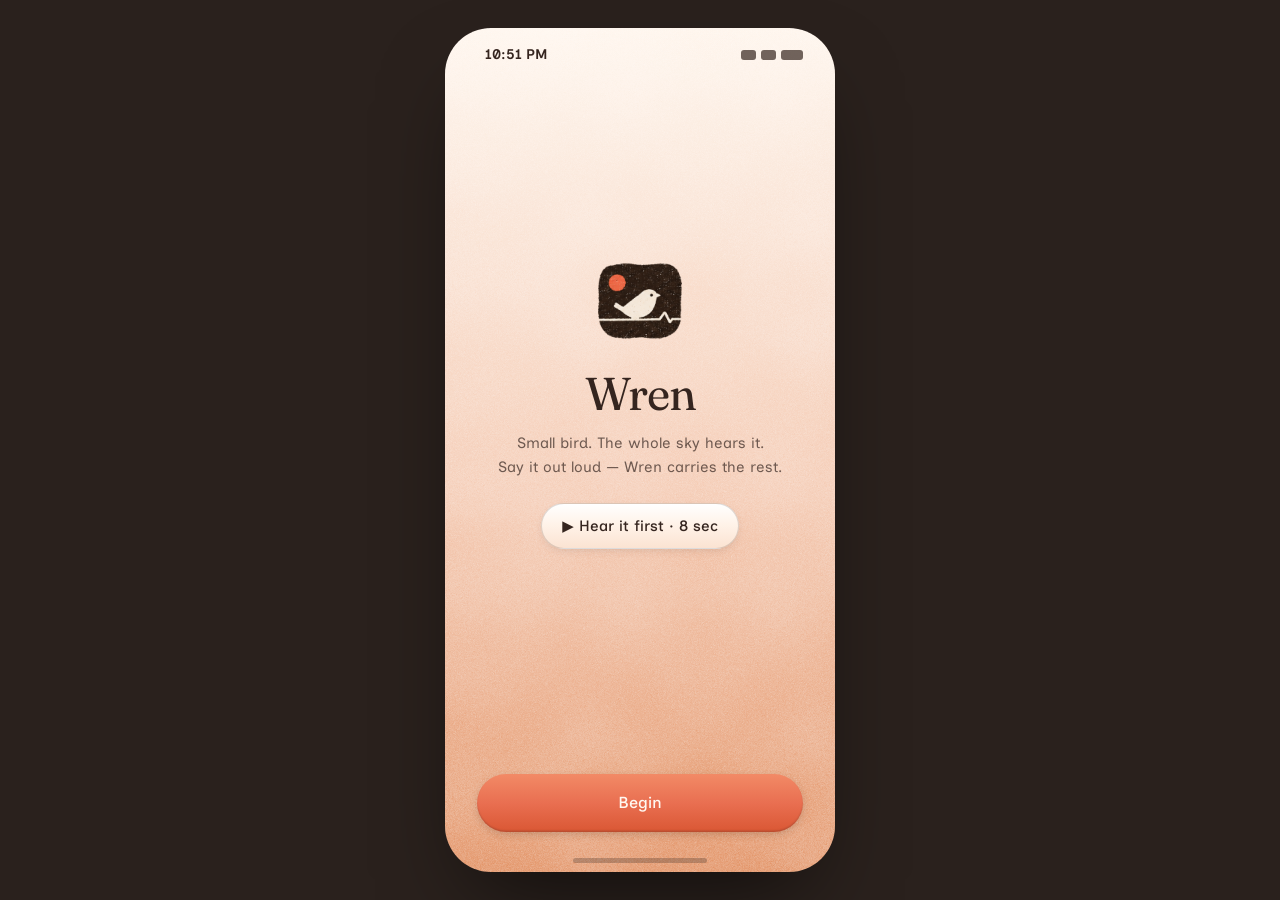
<file: app/index.html>
<!doctype html>
<html lang="en">
<head>
<meta charset="utf-8">
<meta name="viewport" content="width=device-width, initial-scale=1, viewport-fit=cover, maximum-scale=1">
<meta name="apple-mobile-web-app-capable" content="yes">
<meta name="theme-color" content="#FFF8F1">
<title>Wren</title>
<link rel="preconnect" href="https://fonts.googleapis.com">
<link rel="preconnect" href="https://fonts.gstatic.com" crossorigin>
<link href="https://fonts.googleapis.com/css2?family=Fraunces:ital,opsz,wght@0,9..144,300..700;1,9..144,300..700&family=Inclusive+Sans:ital,wght@0,300..700;1,300..700&display=swap" rel="stylesheet">
<link rel="stylesheet" href="app.css?v=1787176298">
<link rel="icon" href="assets/wren-app-icon.svg">
<link rel="apple-touch-icon" href="assets/logo-1024.png">
</head>
<body>

<div id="phone">
  <div id="grain"></div>

  <div class="statusbar">
    <span id="clock">9:41</span>
    <span class="g"><i></i><i></i><i></i></span>
  </div>

  <div id="stage"></div>

  <div class="tabs" id="tabs" style="display:none"></div>
  <div class="homebar"></div>
  <div class="toast" id="toast"></div>
</div>

<script src="speech.js?v=1787176298"></script>
<script src="generate.js?v=1787176298"></script>
<script src="app.js?v=1787176298"></script>
</body>
</html>
</file>
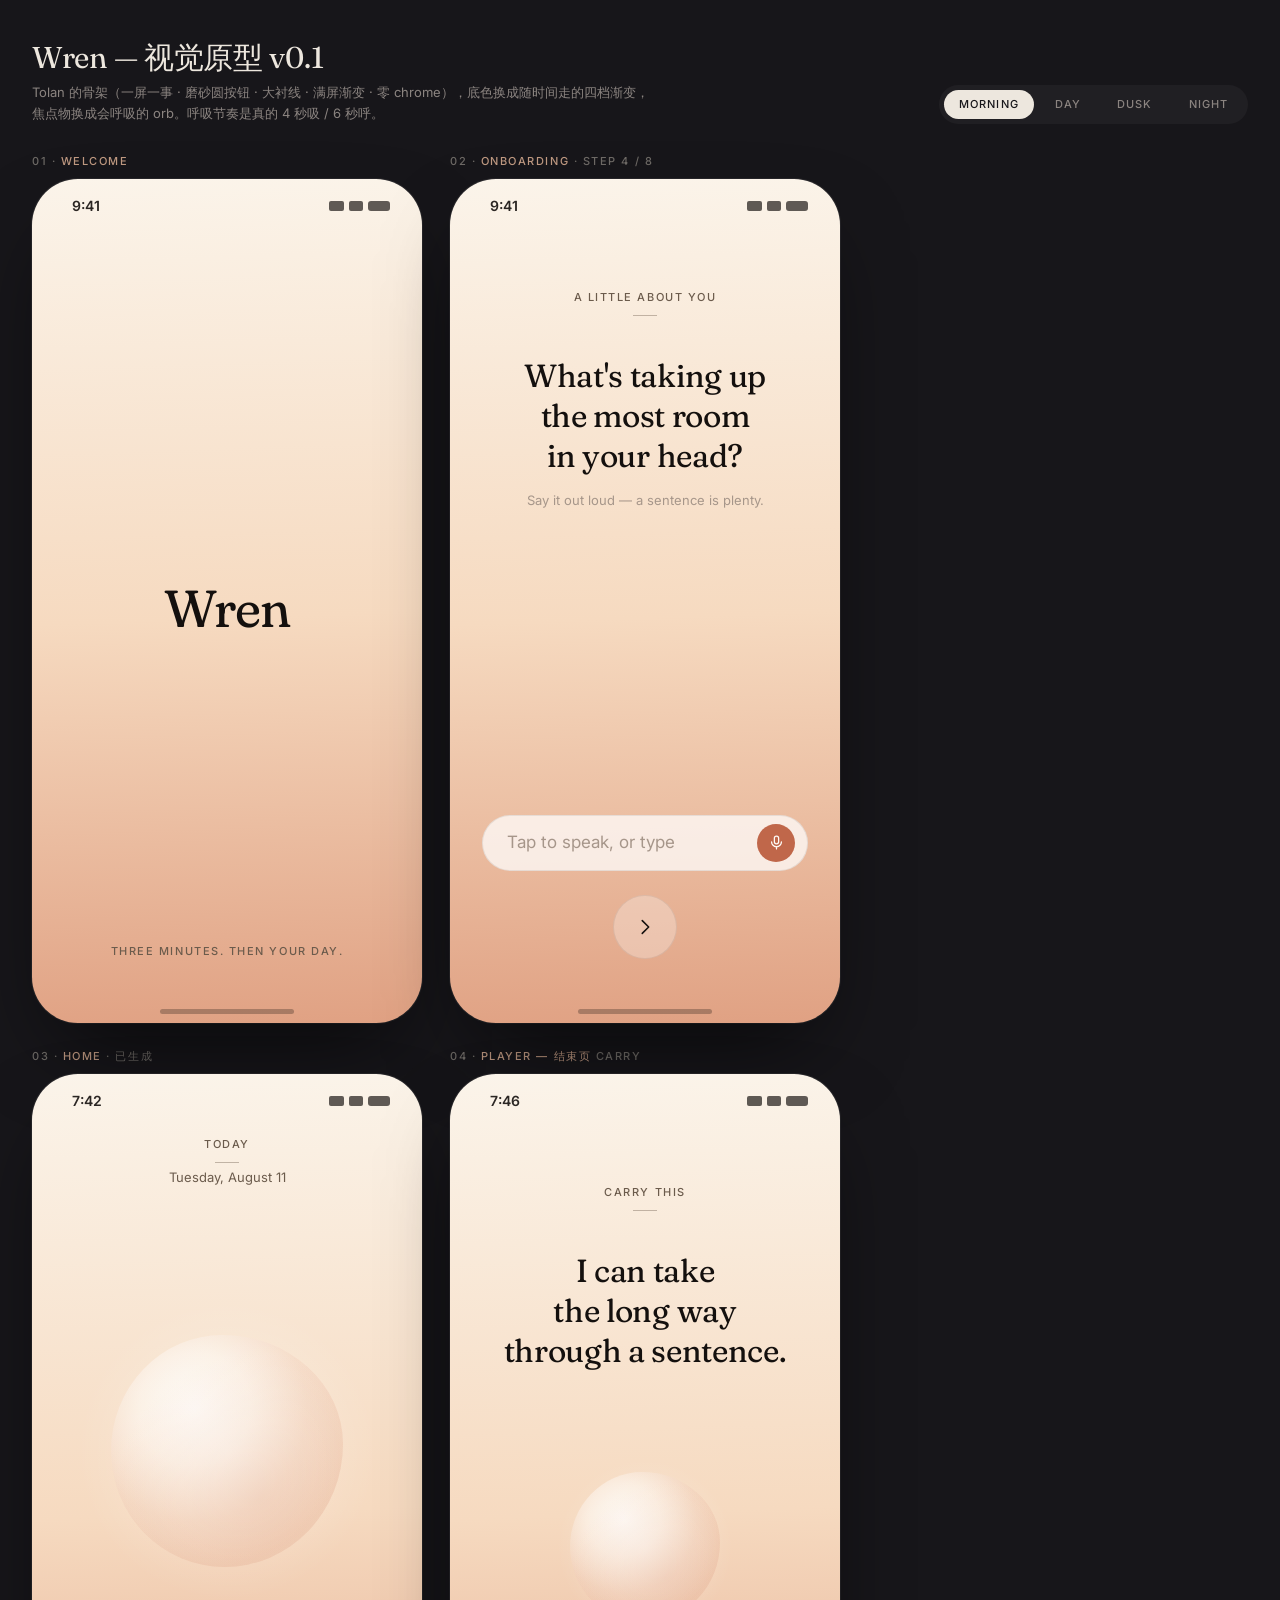
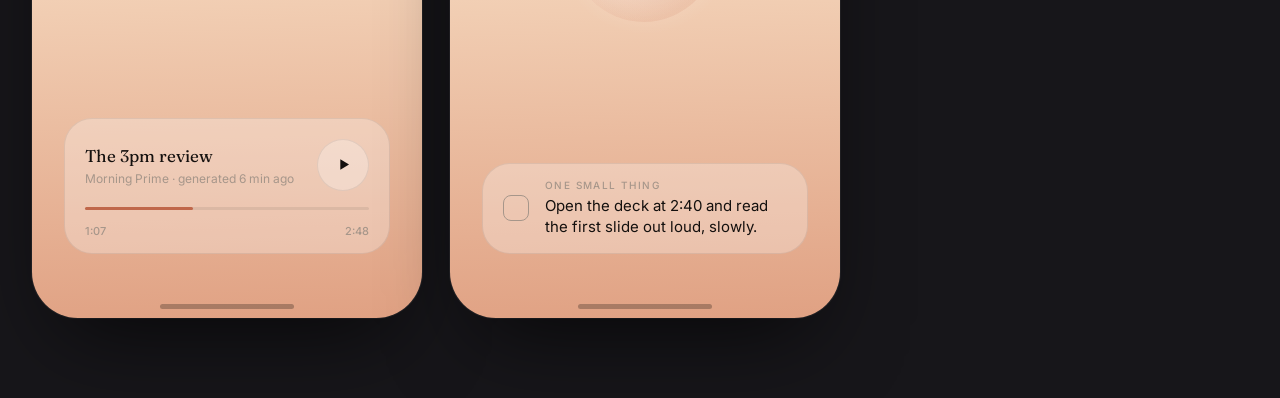
<file: demo/index.html>
<!doctype html>
<html lang="en">
<head>
<meta charset="utf-8">
<meta name="viewport" content="width=device-width, initial-scale=1">
<title>Wren — 视觉原型 v0.1</title>
<link rel="preconnect" href="https://fonts.googleapis.com">
<link rel="preconnect" href="https://fonts.gstatic.com" crossorigin>
<link href="https://fonts.googleapis.com/css2?family=Fraunces:opsz,wght@9..144,300..700&family=Inter:wght@400;500;600&display=swap" rel="stylesheet">
<link rel="stylesheet" href="tokens.css">
<style>
* { box-sizing: border-box; margin: 0; padding: 0; -webkit-font-smoothing: antialiased; }
body {
  background: #17161A;
  color: #EDE7DE;
  font-family: var(--font-sans);
  padding: 40px 32px 80px;
  min-height: 100vh;
}

/* ── page chrome ─────────────────────────────── */
.head { max-width: 1720px; margin: 0 auto 32px; display: flex; align-items: flex-end; justify-content: space-between; gap: 32px; flex-wrap: wrap; }
.head h1 { font: 400 30px/1.2 var(--font-display); letter-spacing: -.01em; }
.head p { font-size: 13px; color: #8B8480; margin-top: 6px; max-width: 620px; line-height: 1.6; }
.tod { display: flex; gap: 6px; background: #201F23; padding: 5px; border-radius: 999px; }
.tod button {
  font: 500 11px/1 var(--font-sans); letter-spacing: .1em; text-transform: uppercase;
  padding: 9px 15px; border: 0; border-radius: 999px; cursor: pointer;
  background: transparent; color: #8B8480; transition: all var(--duration-base) var(--ease-enter);
}
.tod button[aria-pressed="true"] { background: #EDE7DE; color: #17161A; }

.stage { max-width: 1720px; margin: 0 auto; display: flex; gap: 28px; flex-wrap: wrap; }
.slot { flex: 0 0 auto; }
.slot > figcaption { font: 500 11px/1 var(--font-sans); letter-spacing: .14em; text-transform: uppercase; color: #6E6A66; margin-bottom: 12px; }
.slot > figcaption b { color: #C09A82; font-weight: 500; }

/* ── phone ───────────────────────────────────── */
.phone {
  width: 390px; height: 844px; border-radius: 46px; overflow: hidden;
  position: relative; background: var(--surface);
  box-shadow: 0 40px 90px -30px rgba(0,0,0,.7), 0 0 0 1px rgba(255,255,255,.07);
  color: var(--fg-primary);
  display: flex; flex-direction: column;
  transition: background var(--duration-slow) var(--ease-enter);
}
.statusbar {
  height: 54px; flex: 0 0 auto; display: flex; align-items: center; justify-content: space-between;
  padding: 0 var(--space-7) 0 var(--space-8); font: 600 14px/1 var(--font-sans); opacity: .9;
}
.statusbar .glyphs { display: flex; gap: 5px; align-items: center; }
.statusbar .glyphs i { display: block; width: 15px; height: 10px; border-radius: 2px; background: currentColor; opacity: .75; }
.statusbar .glyphs i:nth-child(2) { width: 14px; }
.statusbar .glyphs i:nth-child(3) { width: 22px; border-radius: 3px; }
.body { flex: 1; display: flex; flex-direction: column; padding: 0 var(--space-7) var(--space-8); position: relative; }
.homebar { position: absolute; bottom: 9px; left: 50%; transform: translateX(-50%); width: 134px; height: 5px; border-radius: 3px; background: currentColor; opacity: .28; }

/* ── shared atoms ────────────────────────────── */
.eyebrow { color: var(--fg-secondary); display: flex; flex-direction: column; align-items: center; gap: 10px; }
.eyebrow::after { content: ""; width: 24px; height: 1px; background: currentColor; opacity: .4; }
.frost {
  width: 64px; height: 64px; border-radius: var(--radius-full);
  background: var(--surface-frost);   border: 1px solid var(--border-hairline);
  display: grid; place-items: center; cursor: pointer; flex: 0 0 auto;
  transition: transform var(--duration-base) var(--ease-enter), background var(--duration-base) var(--ease-enter);
}
.frost:hover { transform: scale(1.06); }
.frost:active { transform: scale(.96); }
.frost svg { width: 22px; height: 22px; stroke: var(--fg-primary); fill: none; stroke-width: 1.7; stroke-linecap: round; stroke-linejoin: round; }
.frost.lg { width: 76px; height: 76px; }
.pill {
  width: 100%; height: 56px; border-radius: var(--radius-full);
  background: var(--surface-input);
  border: 1px solid var(--border-hairline);
  display: flex; align-items: center; gap: var(--space-3); padding: 0 var(--space-3) 0 var(--space-6);
}
.pill span { flex: 1; font: 400 17px/1 var(--font-sans); color: var(--fg-muted); }
.pill .mic { width: 38px; height: 38px; border-radius: 999px; background: var(--accent); display: grid; place-items: center; flex: 0 0 auto; }
.pill .mic svg { width: 17px; height: 17px; stroke: var(--bone-50); fill: none; stroke-width: 1.8; stroke-linecap: round; }

/* ── BreathOrb ───────────────────────────────── */
.orb-wrap { display: grid; place-items: center; position: relative; }
.orb {
  width: 232px; height: 232px; position: relative;
  animation: breathe var(--duration-breath) var(--ease-breath) infinite;
}
.orb::before, .orb::after { content: ""; position: absolute; inset: 0; border-radius: 48% 52% 51% 49% / 50% 47% 53% 50%; }
.orb::before {
  background: radial-gradient(circle at 36% 32%,
    rgba(255,255,255,.80) 0%, rgba(255,252,248,.52) 26%,
    rgba(240,205,184,.40) 52%, rgba(224,161,131,.26) 74%,
    rgba(192,103,74,.08) 90%, rgba(192,103,74,0) 100%);
  animation: wobble 18s ease-in-out infinite;
}
.orb::after {
  background: radial-gradient(circle at 64% 70%, rgba(232,183,156,.42) 0%, rgba(232,183,156,.14) 34%, rgba(232,183,156,0) 66%);
  animation: wobble 22s ease-in-out infinite reverse;
}
.orb-glow {
  position: absolute; width: 340px; height: 340px; border-radius: 50%;
  background: radial-gradient(circle, rgba(255,255,255,.34) 0%, rgba(255,255,255,0) 62%);
  animation: breathe var(--duration-breath) var(--ease-breath) infinite;
  pointer-events: none;
}
[data-tod="night"] .orb::before { background: radial-gradient(circle at 34% 30%, rgba(255,240,230,.60), rgba(232,183,156,.28) 44%, rgba(192,103,74,.30) 74%, rgba(192,103,74,0) 100%); }
[data-tod="night"] .orb-glow { background: radial-gradient(circle, rgba(232,183,156,.20) 0%, rgba(232,183,156,0) 62%); }
@keyframes breathe {           /* 4s inhale · 6s exhale */
  0%   { transform: scale(.82); }
  40%  { transform: scale(1);   }
  100% { transform: scale(.82); }
}
@keyframes wobble {
  0%, 100% { border-radius: 48% 52% 51% 49% / 50% 47% 53% 50%; }
  33%      { border-radius: 53% 47% 46% 54% / 47% 53% 47% 53%; }
  66%      { border-radius: 46% 54% 55% 45% / 55% 48% 52% 45%; }
}
.orb.sm { width: 150px; height: 150px; }
.orb.sm ~ .orb-glow { width: 200px; height: 200px; }

/* ── waveform strip ──────────────────────────── */
.wave { display: flex; align-items: flex-end; justify-content: center; gap: 3px; height: 30px; }
.wave i { width: 3px; border-radius: 2px; background: var(--fg-primary); opacity: .38; animation: bar 1.5s ease-in-out infinite; }
@keyframes bar { 0%,100% { height: 5px; } 50% { height: 26px; } }

/* ── screen-specific ─────────────────────────── */
.s-welcome { align-items: center; justify-content: center; gap: 0; }
.s-welcome .mark { font: 400 52px/1 var(--font-display); font-variation-settings: 'SOFT' 70, 'WONK' 1; letter-spacing: -.02em; }
.s-welcome .bird { width: 34px; height: 34px; margin-bottom: 22px; opacity: .8; }
.s-welcome .tag { position: absolute; bottom: 64px; left: 0; right: 0; text-align: center; color: var(--fg-secondary); }

.s-onb { padding-top: var(--space-9); }
.s-onb .q { text-align: center; margin-bottom: var(--space-4); }
.s-onb .hint { text-align: center; color: var(--fg-muted); font-size: 13px; margin-bottom: auto; }
.s-onb .foot { display: grid; place-items: center; gap: var(--space-6); padding-bottom: var(--space-6); }

.s-home .top { display: flex; flex-direction: column; align-items: center; gap: 6px; padding-top: var(--space-2); }
.s-home .date { color: var(--fg-secondary); font-size: 13px; }
.s-home .orb-wrap { flex: 1; }
.s-home .card {
  background: var(--surface-frost);   border: 1px solid var(--border-hairline); border-radius: var(--radius-lg);
  padding: var(--space-5) var(--space-5) var(--space-4);
  display: flex; flex-direction: column; gap: var(--space-4); margin-bottom: var(--space-6);
}
.s-home .card .row { display: flex; align-items: center; gap: var(--space-4); }
.s-home .card .row .meta { flex: 1; min-width: 0; }
.s-home .card .row .meta em { display: block; font: 400 17px/24px var(--font-display); font-style: normal; }
.s-home .card .row .meta small { display: block; color: var(--fg-muted); font-size: 12px; margin-top: 3px; }
.s-home .card .track { height: 3px; border-radius: 2px; background: var(--border-hairline); position: relative; }
.s-home .card .track::after { content: ""; position: absolute; inset: 0 62% 0 0; border-radius: 2px; background: var(--accent); }
.s-home .card .times { display: flex; justify-content: space-between; font: 500 11px/1 var(--font-sans); color: var(--fg-muted); }

.s-carry { align-items: center; text-align: center; padding-top: var(--space-9); }
.s-carry .phrase { margin: var(--space-8) 0 0; }
.s-carry .orb-wrap { flex: 1; align-self: stretch; }
.s-carry .action {
  position: relative; z-index: 2;
  width: 100%; display: flex; align-items: center; gap: var(--space-4);
  background: var(--surface-frost);   border: 1px solid var(--border-hairline); border-radius: var(--radius-lg);
  padding: var(--space-4) var(--space-5); text-align: left; margin-bottom: var(--space-6);
}
.s-carry .action .box { width: 26px; height: 26px; border-radius: 8px; border: 1.5px solid var(--fg-muted); flex: 0 0 auto; }
.s-carry .action .txt { flex: 1; }
.s-carry .action .txt small { display: block; color: var(--fg-muted); font: 500 10px/1 var(--font-sans); letter-spacing: .14em; text-transform: uppercase; margin-bottom: 5px; }
.s-carry .action .txt span { font: 400 15px/21px var(--font-sans); }
</style>
</head>
<body data-tod="morning">

<div class="head">
  <div>
    <h1>Wren — 视觉原型 v0.1</h1>
    <p>Tolan 的骨架（一屏一事 · 磨砂圆按钮 · 大衬线 · 满屏渐变 · 零 chrome），底色换成随时间走的四档渐变，焦点物换成会呼吸的 orb。呼吸节奏是真的 4 秒吸 / 6 秒呼。</p>
  </div>
  <div class="tod" role="group" aria-label="时段">
    <button data-set="morning" aria-pressed="true">Morning</button>
    <button data-set="day" aria-pressed="false">Day</button>
    <button data-set="dusk" aria-pressed="false">Dusk</button>
    <button data-set="night" aria-pressed="false">Night</button>
  </div>
</div>

<div class="stage">

  <!-- ── Welcome ─────────────────────────────── -->
  <figure class="slot">
    <figcaption>01 · <b>Welcome</b></figcaption>
    <div class="phone">
      <div class="statusbar"><span>9:41</span><span class="glyphs"><i></i><i></i><i></i></span></div>
      <div class="body s-welcome">
        <div class="mark">Wren</div>
        <div class="tag t-caption">Three minutes. Then your day.</div>
      </div>
      <div class="homebar"></div>
    </div>
  </figure>

  <!-- ── Onboarding ──────────────────────────── -->
  <figure class="slot">
    <figcaption>02 · <b>Onboarding</b> · step 4 / 8</figcaption>
    <div class="phone">
      <div class="statusbar"><span>9:41</span><span class="glyphs"><i></i><i></i><i></i></span></div>
      <div class="body s-onb">
        <div class="eyebrow t-caption" style="margin-bottom:var(--space-8)">A little about you</div>
        <div class="q t-display-lg">What's taking up<br>the most room<br>in your head?</div>
        <div class="hint">Say it out loud — a sentence is plenty.</div>
        <div class="foot">
          <div class="wave" id="w1"></div>
          <div class="pill">
            <span>Tap to speak, or type</span>
            <div class="mic"><svg viewBox="0 0 24 24"><rect x="9" y="3" width="6" height="11" rx="3"/><path d="M5 11a7 7 0 0 0 14 0M12 18v3"/></svg></div>
          </div>
          <div class="frost"><svg viewBox="0 0 24 24"><path d="M9 5l7 7-7 7"/></svg></div>
        </div>
      </div>
      <div class="homebar"></div>
    </div>
  </figure>

  <!-- ── Home ────────────────────────────────── -->
  <figure class="slot">
    <figcaption>03 · <b>Home</b> · 已生成</figcaption>
    <div class="phone">
      <div class="statusbar"><span>7:42</span><span class="glyphs"><i></i><i></i><i></i></span></div>
      <div class="body s-home">
        <div class="top">
          <div class="eyebrow t-caption">Today</div>
          <div class="date">Tuesday, August 11</div>
        </div>
        <div class="orb-wrap"><div class="orb"></div><div class="orb-glow"></div></div>
        <div class="card">
          <div class="row">
            <div class="meta">
              <em>The 3pm review</em>
              <small>Morning Prime · generated 6 min ago</small>
            </div>
            <div class="frost" style="width:52px;height:52px"><svg viewBox="0 0 24 24" style="width:19px;height:19px"><path d="M8 5.5v13l11-6.5-11-6.5Z" fill="currentColor" stroke="none"/></svg></div>
          </div>
          <div class="track"></div>
          <div class="times"><span>1:07</span><span>2:48</span></div>
        </div>
      </div>
      <div class="homebar"></div>
    </div>
  </figure>

  <!-- ── Carry ───────────────────────────────── -->
  <figure class="slot">
    <figcaption>04 · <b>Player — 结束页</b> Carry</figcaption>
    <div class="phone">
      <div class="statusbar"><span>7:46</span><span class="glyphs"><i></i><i></i><i></i></span></div>
      <div class="body s-carry">
        <div class="eyebrow t-caption">Carry this</div>
        <div class="phrase t-display-lg">I can take<br>the long way<br>through a sentence.</div>
        <div class="orb-wrap" style="margin-bottom:var(--space-8)"><div class="orb sm"></div><div class="orb-glow"></div></div>
        <div class="action">
          <div class="box"></div>
          <div class="txt">
            <small>One small thing</small>
            <span>Open the deck at 2:40 and read the first slide out loud, slowly.</span>
          </div>
        </div>
      </div>
      <div class="homebar"></div>
    </div>
  </figure>

</div>

<script>
// waveform bars
document.querySelectorAll('.wave').forEach(w => {
  for (let i = 0; i < 34; i++) {
    const b = document.createElement('i');
    b.style.animationDelay = (i * 0.055).toFixed(2) + 's';
    b.style.animationDuration = (1.1 + (i % 5) * 0.18).toFixed(2) + 's';
    w.appendChild(b);
  }
});

// time-of-day switcher — the Carry screen keeps its own dusk mode
const btns = document.querySelectorAll('.tod button');
btns.forEach(b => b.addEventListener('click', () => {
  btns.forEach(x => x.setAttribute('aria-pressed', String(x === b)));
  document.body.dataset.tod = b.dataset.set;
}));
</script>
</body>
</html>
</file>
<file: app/app.css>
/* ═══════════════════════════════════════════════════
   Wren · Quiet Signal
   设计系统直译自 Figma 的变量与样式
   ═══════════════════════════════════════════════════ */

:root {
  /* colour */
  --ink:      #35251F;
  --ink-700:  #4A3529;
  --ink-500:  #6E5546;
  --ink-300:  #A18978;
  --signal:   #E96F51;
  --signal-lo:#F28A66;
  --signal-hi:#DA5734;
  --clay:     #E7A47E;
  --peach:    #F6D2BE;
  --paper:    #FFF8F1;
  --bone:     #F4F0E8;

  --fg:          var(--ink);
  --fg-2:        rgba(53, 37, 31, .70);
  --fg-3:        rgba(53, 37, 31, .48);
  --hairline:    rgba(53, 37, 31, .16);
  --frost:       rgba(255, 255, 255, .34);

  /* surfaces — the four times of day */
  /* 两套底，都来自 Figma 的填充样式：
     默认 Surface/Morning —— 浅顶暖底，onboarding / Welcome 用
     .clay 是那个叫 "dark" 的 —— 陶土顶浅底，Home 用，
     因为 Home 顶上压着奶白的鸟和 wordmark，浅底会让它们消失 */
  --surface: linear-gradient(178deg, #FFF8F1 0%, #F6D2BE 56%, #E7A47E 100%);
  --surface-clay: linear-gradient(180deg, #C28061 0%, #E8D6CB 60%, #DFD5CF 100%);

  /* press */
  --grad-signal: linear-gradient(180deg, #F28A66 0%, #E96F51 50%, #DA5734 100%);
  --grad-paper:  linear-gradient(180deg, #FFFFFF 0%, #FFF3E9 45%, #FBE3D2 100%);
  --lift-strong: inset 0 -1.5px 1.5px rgba(53,37,31,.20), 0 3px 10px -2px rgba(53,37,31,.24);
  --lift-soft:   0 3px 10px -3px rgba(53,37,31,.16);

  /* type */
  --serif: 'Fraunces', Georgia, serif;
  --sans:  'Inclusive Sans', -apple-system, system-ui, sans-serif;

  --r-sm: 12px; --r-md: 20px; --r-lg: 28px; --r-full: 999px;
  --ease-enter: cubic-bezier(.16, 1, .3, 1);
  --ease-breath: cubic-bezier(.37, 0, .63, 1);
}

* { box-sizing: border-box; margin: 0; padding: 0; -webkit-tap-highlight-color: transparent; }
html, body { height: 100%; overscroll-behavior: none; }
body {
  overflow: hidden;
  font-family: var(--sans);
  color: var(--fg);
  background: #2A211D;
  display: grid;
  place-items: center;
}

/* ── the device ─────────────────────────────────── */
#phone {
  /* color 必须在这里解析 —— 放在 body 上的话夜间模式换了 --fg 也没用，
     子元素继承的是算好的颜色值，不是变量 */
  color: var(--fg);
  position: relative;
  width: 390px; height: 844px;
  overflow: hidden;
  background: var(--surface);
  box-shadow: 0 40px 90px -30px rgba(0,0,0,.65);
}
/* 只有真正的窄屏才铺满。桌面上永远是一台 390×844 的手机 ——
   窗口不够高就整体缩放，不拉伸。 */
#phone { border-radius: 46px; transform-origin: center center; }
#phone.clay { background: var(--surface-clay); }
@media (max-width: 430px) {
  body { display: block; overflow: auto; }
  #phone { width: 100vw; height: 100dvh; border-radius: 0; box-shadow: none; transform: none !important; }
}

/* the grain lives on the device, above the gradient, under everything else */
#grain {
  position: absolute; inset: 0; z-index: 1; pointer-events: none;
  background-image: url('assets/grain-surface.png');
  background-size: 512px 512px;
  mix-blend-mode: overlay;
  opacity: .8;
}

/* ── screens ────────────────────────────────────── */
#stage { position: absolute; inset: 0; z-index: 2; }
.screen {
  position: absolute; inset: 0;
  display: flex; flex-direction: column;
  padding: 0 32px 34px;
  opacity: 0;
  transform: translateY(14px);
  pointer-events: none;
  transition: opacity .34s var(--ease-enter), transform .34s var(--ease-enter);
  overflow: hidden auto;
  -webkit-overflow-scrolling: touch;
}
.screen.on { opacity: 1; transform: none; pointer-events: auto; }
.screen.leaving { opacity: 0; transform: translateY(-10px); }

/* ── chrome ─────────────────────────────────────── */
.statusbar {
  position: absolute; inset: 0 0 auto; height: 54px; z-index: 5;
  display: flex; align-items: center; justify-content: space-between;
  padding: 0 32px 0 40px;
  font: 600 14px/1 var(--sans); color: var(--fg);
  pointer-events: none;
}
.statusbar .g { display: flex; gap: 5px; }
.statusbar .g i { width: 15px; height: 10px; border-radius: 3px; background: currentColor; opacity: .7; }
.statusbar .g i:nth-child(3) { width: 22px; }

.topbar { position: absolute; top: 62px; left: 28px; right: 28px; z-index: 4;
  display: flex; align-items: center; gap: 16px; }
.back { width: 26px; height: 26px; display: grid; place-items: center; cursor: pointer; flex: 0 0 auto; }
.back svg { width: 16px; height: 16px; stroke: var(--fg); fill: none; stroke-width: 1.8;
  stroke-linecap: round; stroke-linejoin: round; }
.progress { flex: 1; height: 4px; border-radius: 999px; background: rgba(53,37,31,.22); overflow: hidden; }
.progress i { display: block; height: 100%; border-radius: 999px; background: var(--fg); opacity: .55;
  width: 0; transition: width .4s var(--ease-enter); }

.homebar { position: absolute; bottom: 9px; left: 50%; transform: translateX(-50%);
  width: 134px; height: 5px; border-radius: 3px; background: var(--fg); opacity: .28; z-index: 6; }

/* ── type ───────────────────────────────────────── */
.q { font: 400 27px/36px var(--serif); margin-top: 128px; }
.q em { font-style: italic; }
.note { font: 400 15px/22px var(--sans); color: var(--fg-3); margin-top: 12px; }
.eyebrow { font: 500 11px/16px var(--sans); letter-spacing: .14em; text-transform: uppercase; color: var(--fg-2); }
.mirror { font: 400 26px/38px var(--serif); margin-top: 180px; white-space: pre-line; }
.mirror i { font-style: italic; }

/* ── buttons ────────────────────────────────────── */
.btn {
  border: 0; width: 100%; height: 58px; border-radius: var(--r-full);
  font: 500 16px/1 var(--sans); letter-spacing: .01em; cursor: pointer;
  display: grid; place-items: center;
  background: var(--grad-signal); color: var(--paper);
  box-shadow: var(--lift-strong);
  transition: transform .16s var(--ease-enter), opacity .2s;
}
.btn:active { transform: scale(.98); }
.btn[disabled] { opacity: .4; pointer-events: none; }
.btn.paper { background: var(--grad-paper); color: var(--fg); border: 1px solid var(--hairline);
  box-shadow: var(--lift-soft); }
.btn.ghost { background: none; box-shadow: none; color: var(--fg); height: 44px;
  text-decoration: underline; text-underline-offset: 6px; text-decoration-thickness: 1.5px;
  text-decoration-color: rgba(53,37,31,.42); }

.chip {
  border: 1px solid var(--hairline); border-radius: var(--r-full);
  padding: 13px 20px; font: 500 15px/18px var(--sans); color: var(--fg);
  background: var(--grad-paper); box-shadow: var(--lift-soft);
  cursor: pointer; transition: transform .14s var(--ease-enter);
}
.chip:active { transform: scale(.97); }
.chip.on { background: var(--grad-signal); color: var(--paper); border-color: transparent;
  box-shadow: var(--lift-strong); }
.chips { display: flex; flex-wrap: wrap; gap: 10px; }
.chips.stack { flex-direction: column; align-items: flex-start; }

/* ── input ──────────────────────────────────────── */
.pill {
  display: flex; align-items: center; gap: 10px;
  height: 64px; padding: 0 8px 0 26px; border-radius: var(--r-full);
  background: var(--grad-paper); border: 1px solid var(--hairline);
  box-shadow: inset 0 2px 3px rgba(53,37,31,.08), 0 4px 12px -2px rgba(53,37,31,.12);
}
.pill input {
  flex: 1; min-width: 0; border: 0; background: none; outline: none;
  font: 400 17px/23px var(--serif); color: var(--fg);
}
.pill input::placeholder { font-style: italic; color: var(--fg-3); }
.round {
  width: 48px; height: 48px; border-radius: 999px; border: 0; flex: 0 0 auto;
  background: var(--grad-signal); box-shadow: var(--lift-strong);
  display: grid; place-items: center; cursor: pointer;
  transition: transform .16s var(--ease-enter);
}
.round:active { transform: scale(.94); }
.round svg { width: 22px; height: 22px; stroke: var(--paper); fill: none; stroke-width: 2;
  stroke-linecap: round; stroke-linejoin: round; }

.field {
  width: 100%; border-radius: 26px; padding: 22px;
  background: var(--grad-paper); border: 1px solid var(--hairline); box-shadow: var(--lift-soft);
  font: 400 19px/29px var(--serif); color: var(--fg);
  outline: none; resize: none; min-height: 150px;
}

/* ── the mark: 品牌方的实际素材，四个状态 ─────── */
/* full      太阳 → 点 → 鸟 → 线      都在
   listening 鸟 + 弧线                它在听你
   flying    鸟飞上去                 它带着话走了
   rehearse  鸟在说                   它在念给你听            */
.hero { width: 326px; margin: 0 auto; flex: 0 0 auto; display: block; }
.hero img { width: 100%; height: auto; display: block; }
.hero[data-state="flying"] { width: 190px; }
@keyframes breathe { 0% { transform: scale(.86); } 40% { transform: scale(1); } 100% { transform: scale(.86); } }

/* ── waveform ───────────────────────────────────── */
.wave { display: flex; align-items: center; justify-content: center; gap: 4px; height: 76px; }
.wave i { width: 4px; border-radius: 999px; background: var(--signal); height: 8px;
  transition: height .09s linear; }
.wave.idle i { background: var(--fg); opacity: .34; }

/* ── layout helpers ─────────────────────────────── */
.grow { flex: 1; }
.foot { margin-top: auto; display: flex; flex-direction: column; gap: 14px; padding-bottom: 6px; }
.center { text-align: center; }
.stack { display: flex; flex-direction: column; }
.gap-s { gap: 10px; } .gap-m { gap: 18px; } .gap-l { gap: 28px; }

/* ── person cards ───────────────────────────────── */
.person { display: flex; align-items: center; gap: 12px; padding: 14px 16px 14px 18px;
  border-radius: var(--r-md); background: var(--grad-paper); border: 1px solid var(--hairline);
  box-shadow: var(--lift-soft); }
.person .who { flex: 1; min-width: 0; }
.person .who b { display: block; font: 400 18px/24px var(--serif); }
.person .who span { display: block; font: 400 14px/19px var(--sans); color: var(--fg-3); margin-top: 3px; }
.person .x { font-size: 20px; color: var(--fg-3); cursor: pointer; line-height: 1; }
.dashed { border: 1.4px dashed var(--hairline); border-radius: var(--r-md); background: none;
  padding: 17px; font: 500 15px/20px var(--sans); color: var(--fg-2); cursor: pointer; width: 100%; }

/* ── vagueness mark (the proofreader's underline) ─ */
.vague { text-decoration: underline wavy var(--signal); text-underline-offset: 6px;
  text-decoration-thickness: 2px; cursor: pointer; }
.suggests { margin-top: 16px; display: flex; flex-direction: column; gap: 9px; align-items: flex-start; }
.suggests .chip { font-family: var(--serif); font-weight: 400; font-size: 15px; }
.suggests .chip::before { content: '+ '; color: var(--signal); font-family: var(--sans); }

/* ── player ─────────────────────────────────────── */
.line { font: 400 26px/36px var(--serif); }
.scrub { height: 3px; border-radius: 2px; background: var(--hairline); position: relative; }
.scrub i { position: absolute; inset: 0 auto 0 0; border-radius: 2px; background: var(--signal); width: 0; }
.times { display: flex; justify-content: space-between; font: 500 11px/16px var(--sans); color: var(--fg-3); }
.transport { display: flex; align-items: center; justify-content: center; gap: 32px; }
.big {
  width: 84px; height: 84px; border-radius: 999px; border: 0; cursor: pointer;
  background: var(--grad-signal); box-shadow: var(--lift-strong);
  display: grid; place-items: center;
}
.big svg { width: 30px; height: 30px; fill: var(--paper); }
.ic { width: 30px; height: 30px; cursor: pointer; }
.ic svg { width: 100%; height: 100%; stroke: var(--fg); fill: none; stroke-width: 1.7;
  stroke-linecap: round; stroke-linejoin: round; }

/* ── tab bar ────────────────────────────────────── */
.tabs {
  position: absolute; left: 32px; right: 32px; bottom: 24px; height: 68px; z-index: 5;
  border-radius: 999px; background: var(--grad-paper); border: 1px solid var(--hairline);
  box-shadow: 0 10px 28px -4px rgba(53,37,31,.18);
  display: flex; align-items: center; justify-content: space-between; padding: 0 34px;
}
.tabs button { background: none; border: 0; cursor: pointer; padding: 8px; }
.tabs svg { width: 24px; height: 24px; stroke: var(--fg); fill: none; stroke-width: 1.7;
  opacity: .38; stroke-linecap: round; stroke-linejoin: round; }
.tabs button.on svg { opacity: 1; }
.tabs button.on svg.filled { fill: var(--fg); stroke: none; }

/* ── cards ──────────────────────────────────────── */
.card { border-radius: var(--r-lg); overflow: hidden; position: relative;
  background: var(--frost); border: 1px solid var(--hairline); box-shadow: var(--lift-soft); }
.rail { display: flex; gap: 14px; overflow-x: auto; scrollbar-width: none;
  margin: 0 -32px; padding: 0 32px 8px; }
.rail::-webkit-scrollbar { display: none; }
.sess { flex: 0 0 246px; border-radius: var(--r-lg); overflow: hidden; background: var(--grad-paper);
  border: 1px solid var(--hairline); box-shadow: var(--lift-soft); cursor: pointer; }
.sess .art { height: 132px; background: var(--grad-signal); position: relative; }
.sess .art::after { content: ''; position: absolute; inset: 0;
  background-image: url('assets/grain-card.png'); background-size: 512px; mix-blend-mode: overlay; opacity: .6; }
.sess .body { padding: 16px 18px 18px; }
.sess .body small { font: 500 11px/16px var(--sans); letter-spacing: .14em; text-transform: uppercase; color: var(--fg-3); }
.sess .body p { font: 400 19px/26px var(--serif); margin-top: 7px; }

/* ── misc ───────────────────────────────────────── */
.wordmark { font: 400 46px/1 var(--serif); letter-spacing: -.02em; }
.tag { font: italic 400 19px/28px var(--serif); color: var(--fg-2); }
.sheet {
  position: absolute; left: 0; right: 0; bottom: 0; z-index: 20;
  background: var(--paper); border-radius: 30px 30px 0 0; padding: 28px 30px 34px;
  transform: translateY(110%); transition: transform .36s var(--ease-enter);
  box-shadow: 0 -12px 40px rgba(53,37,31,.2);
}
.sheet.on { transform: none; }
.scrim { position: absolute; inset: 0; z-index: 19; background: rgba(23,14,10,.5);
  opacity: 0; pointer-events: none; transition: opacity .3s; }
.scrim.on { opacity: 1; pointer-events: auto; }
.sheet input, .sheet textarea {
  width: 100%; border: 0; outline: none; border-radius: 16px; background: #F5F1E9;
  padding: 16px 20px; font: 400 16px/22px var(--sans); color: var(--ink); margin-top: 12px; resize: none;
}
.toast { position: absolute; left: 32px; right: 32px; bottom: 110px; z-index: 30;
  background: var(--ink); color: var(--paper); border-radius: 18px; padding: 14px 18px;
  font: 400 14px/20px var(--sans); opacity: 0; transform: translateY(10px);
  transition: all .3s var(--ease-enter); pointer-events: none; }
.toast.on { opacity: 1; transform: none; }

/* 照片打底的屏（Story Intro / Player）—— 不是夜间模式，
   是这一屏本来就压在一张虚化的照片上，所以文字要浅 */
.screen.on-photo {
  --fg: var(--paper);
  --fg-2: rgba(255,248,241,.72);
  --fg-3: rgba(255,248,241,.50);
  --hairline: rgba(255,248,241,.20);
  color: var(--paper);
}

/* ── scene：点进去之后还在同一张图里 ──────────── */
.scene { position: absolute; inset: 0; z-index: -1; overflow: hidden; border-radius: inherit; }
.scene .shot {
  position: absolute; inset: -60px -50px;
  background-size: cover; background-position: center 30%;
  filter: blur(42px) saturate(.9);
  transform: scale(1.06);
}
.scene .dim { position: absolute; inset: 0; background: rgba(14, 9, 8, .48); }
.scene .vig {
  position: absolute; inset: 0;
  background: linear-gradient(180deg, rgba(11,8,6,.55) 0%, rgba(11,8,6,0) 32%,
                                       rgba(11,8,6,0) 46%, rgba(11,8,6,.80) 100%);
}
/* 卡片的 art 现在放照片，颗粒层要退一点，不然照片会脏 */
.sess .art::after { opacity: .28; }

/* ── 白底组件的文字永远是墨色 ────────────────────
   chip / 次级按钮 / 输入框 / 卡片的底在夜间模式下依然是白的，
   文字却跟着 --fg 翻成了纸白 —— 白字压白底，全没了。
   凡是自带浅色背景的组件，一律锁死墨色，不参与模式切换。   */
.chip:not(.on),
.btn.paper,
.pill,
.pill input,
.field,
.person,
.dashed,
.sess .body,
.sheet,
.tabs { color: var(--ink); }

.pill input::placeholder { color: rgba(53, 37, 31, .45); }
.person .who span,
.sess .body small { color: rgba(53, 37, 31, .52); }
.person .x,
.dashed { color: rgba(53, 37, 31, .58); }
.tabs svg { stroke: var(--ink); }
.tabs button.on svg.filled { fill: var(--ink); stroke: none; }
.chip:not(.on) { border-color: rgba(53, 37, 31, .16); }

/* ── 顶端压在陶土色上的东西用奶白 ─────────────── */
/* 奶白只在陶土底上成立 */
#phone.clay .brand-top { color: var(--paper); }
#phone.clay .brand-top .ic svg { stroke: var(--paper); }

/* ── Welcome：标记 + 名字 + 一句，按钮后到 ────── */
.mark-img { width: 96px; height: 96px; margin: 0 auto; display: block; }
.fade-up { opacity: 0; transform: translateY(10px); animation: fadeUp .7s var(--ease-enter) forwards; }
@keyframes fadeUp { to { opacity: 1; transform: none; } }
</file>
<file: demo/tokens.css>
/* Wren — design tokens
   Source of truth: ~/wren/docs/03-VISUAL-DIRECTION.md
   Mirrors the Figma variable structure (Primitive → Semantic). */

:root {
  /* ── Primitive · color ─────────────────────────── */
  --bone-50:   #FDFBF7;
  --bone-100:  #FBF4EA;
  --bone-200:  #F3E9DA;
  --clay-300:  #E8B79C;
  --clay-500:  #C0674A;
  --clay-700:  #8E4530;
  --ink-900:   #14100E;
  --ink-700:   #33291F;
  --ink-500:   #6B5B4C;
  --ink-300:   #A6968A;
  --ink-100:   #E4DBD0;
  --moss-500:  #6E7A5F;
  --sky-400:   #A6C0CE;
  --mist-200:  #E8EEF0;
  --peach-300: #F6DAC0;
  --peach-500: #E0A183;
  --dusk-400:  #D99A73;
  --plum-700:  #3A2B33;
  --plum-900:  #241E22;
  --night-500: #5A3A38;

  /* ── Primitive · space (4pt base) ──────────────── */
  --space-1: 4px;   --space-2: 8px;   --space-3: 12px;
  --space-4: 16px;  --space-5: 20px;  --space-6: 24px;
  --space-7: 32px;  --space-8: 40px;  --space-9: 56px;
  --space-10: 72px;

  /* ── Primitive · radius ────────────────────────── */
  --radius-xs: 8px;  --radius-sm: 12px;  --radius-md: 20px;
  --radius-lg: 28px; --radius-full: 999px;

  /* ── Primitive · motion ────────────────────────── */
  --duration-fast: 180ms;
  --duration-base: 320ms;
  --duration-slow: 600ms;
  --duration-breath: 10000ms;          /* 4s in + 6s out */
  --ease-breath: cubic-bezier(.37, 0, .63, 1);
  --ease-enter:  cubic-bezier(.16, 1, .3, 1);
  --ease-exit:   cubic-bezier(.4, 0, 1, 1);

  /* ── Type ──────────────────────────────────────── */
  --font-display: 'Fraunces', Georgia, serif;
  --font-sans: 'Inter', -apple-system, system-ui, sans-serif;

  /* ── Semantic · defaults (light surfaces) ──────── */
  --fg-primary:    var(--ink-900);
  --fg-secondary:  color-mix(in srgb, var(--ink-500) 100%, transparent);
  --fg-muted:      var(--ink-300);
  --surface-frost: rgba(255, 255, 255, .28);
  --surface-input: rgba(255, 255, 255, .72);
  --border-hairline: rgba(20, 16, 14, .08);
  --accent: var(--clay-500);
}

/* ── Semantic · time-of-day surfaces ─────────────── */
[data-tod="morning"] {
  --surface: linear-gradient(178deg, var(--bone-100) 0%, var(--peach-300) 52%, var(--peach-500) 100%);
}
[data-tod="day"] {
  --surface: linear-gradient(178deg, #FAF6EF 0%, var(--mist-200) 54%, #C3D4DC 100%);
}
/* dusk's lower half is dark enough that the light-surface fg ramp collapses —
   it needs its own semantic overrides, not just a swapped gradient. */
[data-tod="dusk"] {
  --surface: linear-gradient(178deg, #F3E3D8 0%, var(--dusk-400) 50%, #A45C46 100%);
  --fg-primary:   #2B140C;
  --fg-secondary: rgba(43, 20, 12, .74);
  --fg-muted:     rgba(43, 20, 12, .54);
  --surface-frost: rgba(255, 255, 255, .34);
  --surface-input: rgba(255, 255, 255, .82);
  --border-hairline: rgba(43, 20, 12, .13);
  --accent: var(--clay-700);
}
[data-tod="night"] {
  --surface: linear-gradient(178deg, var(--plum-900) 0%, var(--plum-700) 52%, var(--night-500) 100%);
  --fg-primary:   var(--bone-50);
  --fg-secondary: rgba(253, 251, 247, .70);
  --fg-muted:     rgba(253, 251, 247, .45);
  --surface-frost: rgba(255, 255, 255, .14);
  --surface-input: rgba(255, 255, 255, .10);
  --border-hairline: rgba(253, 251, 247, .14);
  --accent: var(--clay-300);
}

/* ── Type ramp ───────────────────────────────────── */
.t-display-xl { font: 400 40px/46px var(--font-display); letter-spacing: -.01em; font-variation-settings: 'SOFT' 60, 'WONK' 0; }
.t-display-lg { font: 400 32px/40px var(--font-display); letter-spacing: -.01em; font-variation-settings: 'SOFT' 60, 'WONK' 0; }
.t-display-md { font: 400 26px/34px var(--font-display); font-variation-settings: 'SOFT' 40, 'WONK' 0; }
.t-title      { font: 500 20px/28px var(--font-display); }
.t-body       { font: 400 17px/26px var(--font-sans); }
.t-label      { font: 500 13px/18px var(--font-sans); }
.t-caption    { font: 500 11px/16px var(--font-sans); letter-spacing: .14em; text-transform: uppercase; }
</file>
